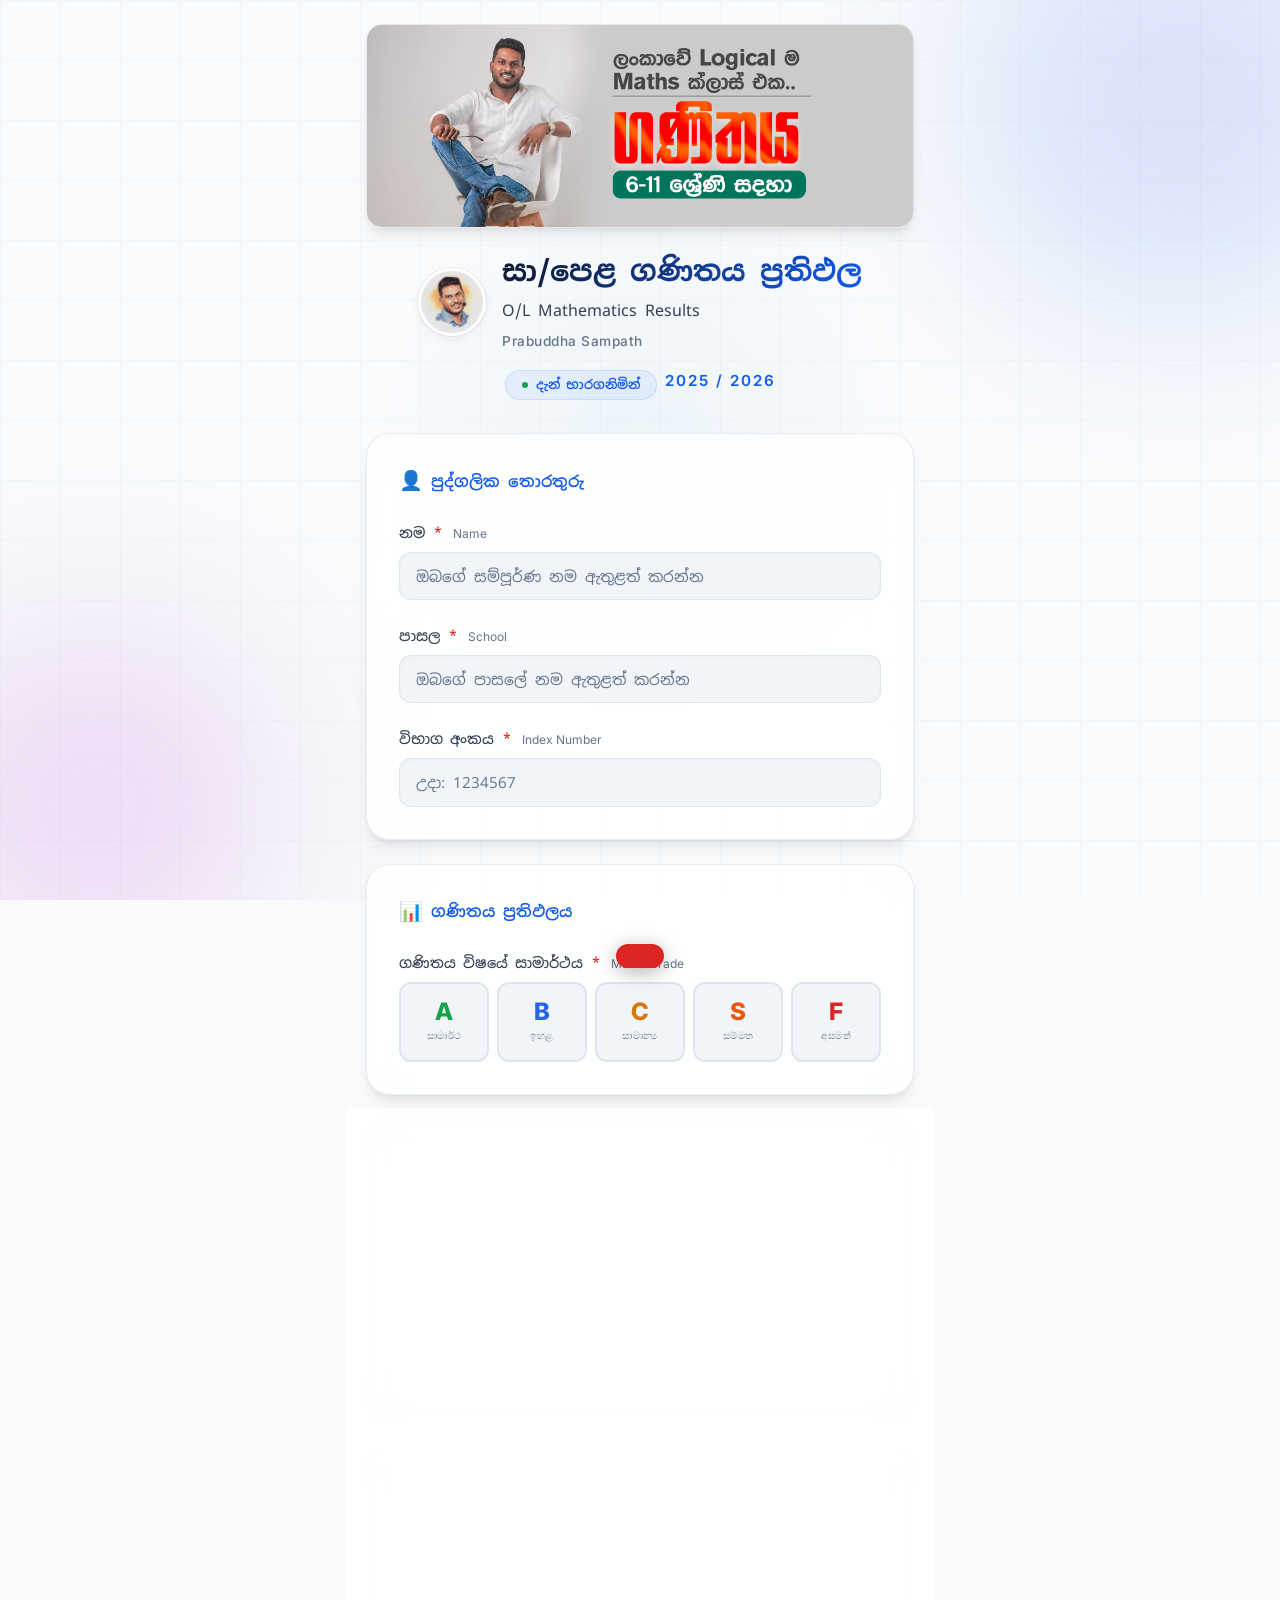
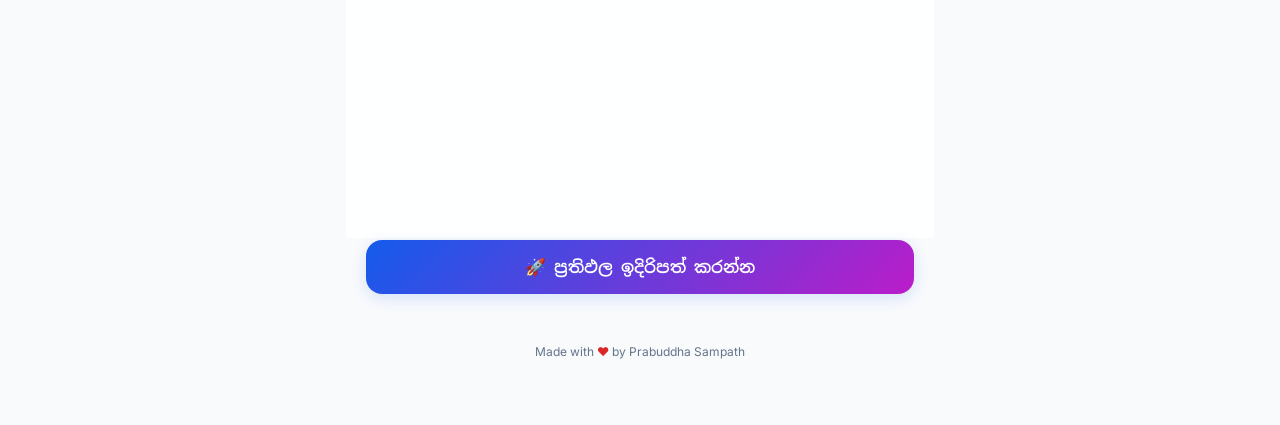
<file: index.html>
<!DOCTYPE html>
<html lang="si">
<head>
  <meta charset="UTF-8">
  <meta name="viewport" content="width=device-width, initial-scale=1.0">
  <title>2025/2026 O/L ප්‍රතිඵල — Prabuddha Sampath Mathematics</title>
  <meta name="description" content="2025/2026 සාමාන්‍ය පෙළ ගණිතය ප්‍රතිඵල ඇතුළත් කිරීමේ පෝරමය — Prabuddha Sampath Mathematics">
  <link rel="stylesheet" href="style.css">
  <link rel="icon" href="data:image/svg+xml,<svg xmlns='http://www.w3.org/2000/svg' viewBox='0 0 100 100'><text y='80' font-size='80'>📐</text></svg>">
</head>
<body>

  <!-- Background Effects -->
  <div class="bg-effects" aria-hidden="true">
    <div class="bg-orb bg-orb--1"></div>
    <div class="bg-orb bg-orb--2"></div>
    <div class="bg-orb bg-orb--3"></div>
  </div>
  <div class="bg-grid" aria-hidden="true"></div>

  <!-- Main Form -->
  <main class="form-container">
    <!-- Header Banner Image -->
    <div class="banner-wrapper">
      <img src="header_banner.png" alt="Prabuddha Sampath Mathematics Banner" class="header-banner">
    </div>

    <!-- Header -->
    <header class="form-header">
      <div class="form-header__top">
        <div class="teacher-profile">
          <img src="teacher_avatar.jpg" alt="Prabuddha Sampath" class="teacher-avatar">
          <div class="teacher-profile__info">
            <h1 class="form-header__title">සා/පෙළ ගණිතය ප්‍රතිඵල</h1>
            <p class="form-header__subtitle">O/L Mathematics Results</p>
            <p class="form-header__teacher">Prabuddha Sampath</p>
          </div>
        </div>
      </div>
      <div class="form-header__meta">
        <div class="form-header__badge">
          <span class="form-header__badge-dot"></span>
          දැන් භාරගනිමින්
        </div>
        <p class="form-header__year">2025 / 2026</p>
      </div>
    </header>

    <form id="resultsForm" novalidate autocomplete="off">

      <!-- Card 1: Personal Info -->
      <section class="form-card">
        <h2 class="form-card__title">
          <span class="form-card__icon">👤</span>
          පුද්ගලික තොරතුරු
        </h2>

        <!-- Name -->
        <div class="form-group">
          <label class="form-label" for="studentName">
            නම <span class="form-label__required">*</span>
            <span class="form-label__en">Name</span>
          </label>
          <input
            type="text"
            id="studentName"
            class="form-input"
            placeholder="ඔබගේ සම්පූර්ණ නම ඇතුළත් කරන්න"
            required
          >
          <div class="form-error" id="studentNameError">
            <span class="form-error__icon">⚠</span>
            <span>කරුණාකර ඔබගේ නම ඇතුළත් කරන්න</span>
          </div>
        </div>

        <!-- School -->
        <div class="form-group">
          <label class="form-label" for="school">
            පාසල <span class="form-label__required">*</span>
            <span class="form-label__en">School</span>
          </label>
          <input
            type="text"
            id="school"
            class="form-input"
            placeholder="ඔබගේ පාසලේ නම ඇතුළත් කරන්න"
            required
          >
          <div class="form-error" id="schoolError">
            <span class="form-error__icon">⚠</span>
            <span>කරුණාකර පාසලේ නම ඇතුළත් කරන්න</span>
          </div>
        </div>

        <!-- Index Number -->
        <div class="form-group">
          <label class="form-label" for="indexNumber">
            විභාග අංකය <span class="form-label__required">*</span>
            <span class="form-label__en">Index Number</span>
          </label>
          <input
            type="text"
            id="indexNumber"
            class="form-input"
            placeholder="උදා: 1234567"
            required
          >
          <div class="form-error" id="indexNumberError">
            <span class="form-error__icon">⚠</span>
            <span>කරුණාකර විභාග අංකය ඇතුළත් කරන්න</span>
          </div>
        </div>
      </section>

      <!-- Card 2: Grade -->
      <section class="form-card">
        <h2 class="form-card__title">
          <span class="form-card__icon">📊</span>
          ගණිතය ප්‍රතිඵලය
        </h2>

        <div class="form-group">
          <label class="form-label">
            ගණිතය විෂයේ සාමාර්ථය <span class="form-label__required">*</span>
            <span class="form-label__en">Maths Grade</span>
          </label>

          <div class="grade-cards" id="gradeCards" role="radiogroup" aria-label="Mathematics Grade">
            <!-- Grade A -->
            <div class="grade-card grade-card--A">
              <input type="radio" name="grade" id="gradeA" value="A" required>
              <label class="grade-card__label" for="gradeA">
                <span class="grade-card__letter">A</span>
                <span class="grade-card__text">සාමාර්ථ</span>
              </label>
            </div>

            <!-- Grade B -->
            <div class="grade-card grade-card--B">
              <input type="radio" name="grade" id="gradeB" value="B">
              <label class="grade-card__label" for="gradeB">
                <span class="grade-card__letter">B</span>
                <span class="grade-card__text">ඉහළ</span>
              </label>
            </div>

            <!-- Grade C -->
            <div class="grade-card grade-card--C">
              <input type="radio" name="grade" id="gradeC" value="C">
              <label class="grade-card__label" for="gradeC">
                <span class="grade-card__letter">C</span>
                <span class="grade-card__text">සාමාන්‍ය</span>
              </label>
            </div>

            <!-- Grade S -->
            <div class="grade-card grade-card--S">
              <input type="radio" name="grade" id="gradeS" value="S">
              <label class="grade-card__label" for="gradeS">
                <span class="grade-card__letter">S</span>
                <span class="grade-card__text">සම්මත</span>
              </label>
            </div>

            <!-- Grade F -->
            <div class="grade-card grade-card--F">
              <input type="radio" name="grade" id="gradeF" value="F">
              <label class="grade-card__label" for="gradeF">
                <span class="grade-card__letter">F</span>
                <span class="grade-card__text">අසමත්</span>
              </label>
            </div>
          </div>

          <div class="form-error" id="gradeError">
            <span class="form-error__icon">⚠</span>
            <span>කරුණාකර ඔබගේ ගණිතය ප්‍රතිඵලය තෝරන්න</span>
          </div>
        </div>
      </section>

      <!-- Card 3: Location -->
      <section class="form-card">
        <h2 class="form-card__title">
          <span class="form-card__icon">📍</span>
          ස්ථානය
        </h2>

        <!-- Province -->
        <div class="form-group">
          <label class="form-label" for="province">
            පළාත <span class="form-label__required">*</span>
            <span class="form-label__en">Province</span>
          </label>
          <select id="province" class="form-select" required>
            <option value="" disabled selected>පළාත තෝරන්න</option>
          </select>
          <div class="form-error" id="provinceError">
            <span class="form-error__icon">⚠</span>
            <span>කරුණාකර පළාත තෝරන්න</span>
          </div>
        </div>

        <!-- District -->
        <div class="form-group">
          <label class="form-label" for="district">
            දිස්ත්‍රික්කය <span class="form-label__required">*</span>
            <span class="form-label__en">District</span>
          </label>
          <select id="district" class="form-select" required disabled>
            <option value="" disabled selected>මුලින්ම පළාත තෝරන්න</option>
          </select>
          <div class="form-error" id="districtError">
            <span class="form-error__icon">⚠</span>
            <span>කරුණාකර දිස්ත්‍රික්කය තෝරන්න</span>
          </div>
        </div>
      </section>

      <!-- Card 4: Contact & Comments -->
      <section class="form-card">
        <h2 class="form-card__title">
          <span class="form-card__icon">📱</span>
          සම්බන්ධතා තොරතුරු
        </h2>

        <!-- WhatsApp -->
        <div class="form-group">
          <label class="form-label" for="whatsapp">
            WhatsApp අංකය <span class="form-label__required">*</span>
            <span class="form-label__en">WhatsApp Number</span>
          </label>
          <div class="phone-input-group">
            <div class="phone-prefix">
              <span class="phone-prefix__flag">🇱🇰</span>
              +94
            </div>
            <input
              type="tel"
              id="whatsapp"
              class="form-input"
              placeholder="7X XXX XXXX"
              maxlength="12"
              required
            >
          </div>
          <div class="form-error" id="whatsappError">
            <span class="form-error__icon">⚠</span>
            <span>කරුණාකර වලංගු දුරකතන අංකයක් ඇතුළත් කරන්න</span>
          </div>
        </div>

        <!-- Comments -->
        <div class="form-group">
          <label class="form-label" for="comments">
            අදහස් හෝ යෝජනා
            <span class="form-label__en">Comments (Optional)</span>
          </label>
          <textarea
            id="comments"
            class="form-textarea"
            placeholder="ඔබගේ අදහස් මෙහි ලියන්න..."
            rows="3"
          ></textarea>
        </div>
      </section>

      <!-- Submit -->
      <div class="submit-section">
        <button type="submit" class="submit-btn" id="submitBtn">
          <div class="submit-btn__content">
            <span class="submit-btn__icon">🚀</span>
            <span class="submit-btn__text">ප්‍රතිඵල ඉදිරිපත් කරන්න</span>
            <div class="submit-btn__spinner"></div>
          </div>
        </button>
      </div>

    </form>

    <!-- Footer -->
    <footer class="form-footer">
      <p class="form-footer__text">
        Made with <span class="form-footer__heart">❤</span> by Prabuddha Sampath
      </p>
    </footer>
  </main>

  <!-- Success Overlay -->
  <div class="success-overlay" id="successOverlay">
    <div class="confetti-container" id="confettiContainer" aria-hidden="true"></div>
    <div class="success-card">
      <div class="success-icon">✅</div>
      <h2>සාර්ථකයි!</h2>
      <p>ඔබගේ ප්‍රතිඵල සාර්ථකව ඉදිරිපත් කරන ලදී.<br>ස්තූතියි! 🎉</p>
      <button class="success-btn" id="successCloseBtn">නව ප්‍රතිඵලයක් ඇතුළත් කරන්න</button>
    </div>
  </div>

  <!-- Toast -->
  <div class="toast" id="toast"></div>

  <script src="script.js"></script>
</body>
</html>
</file>
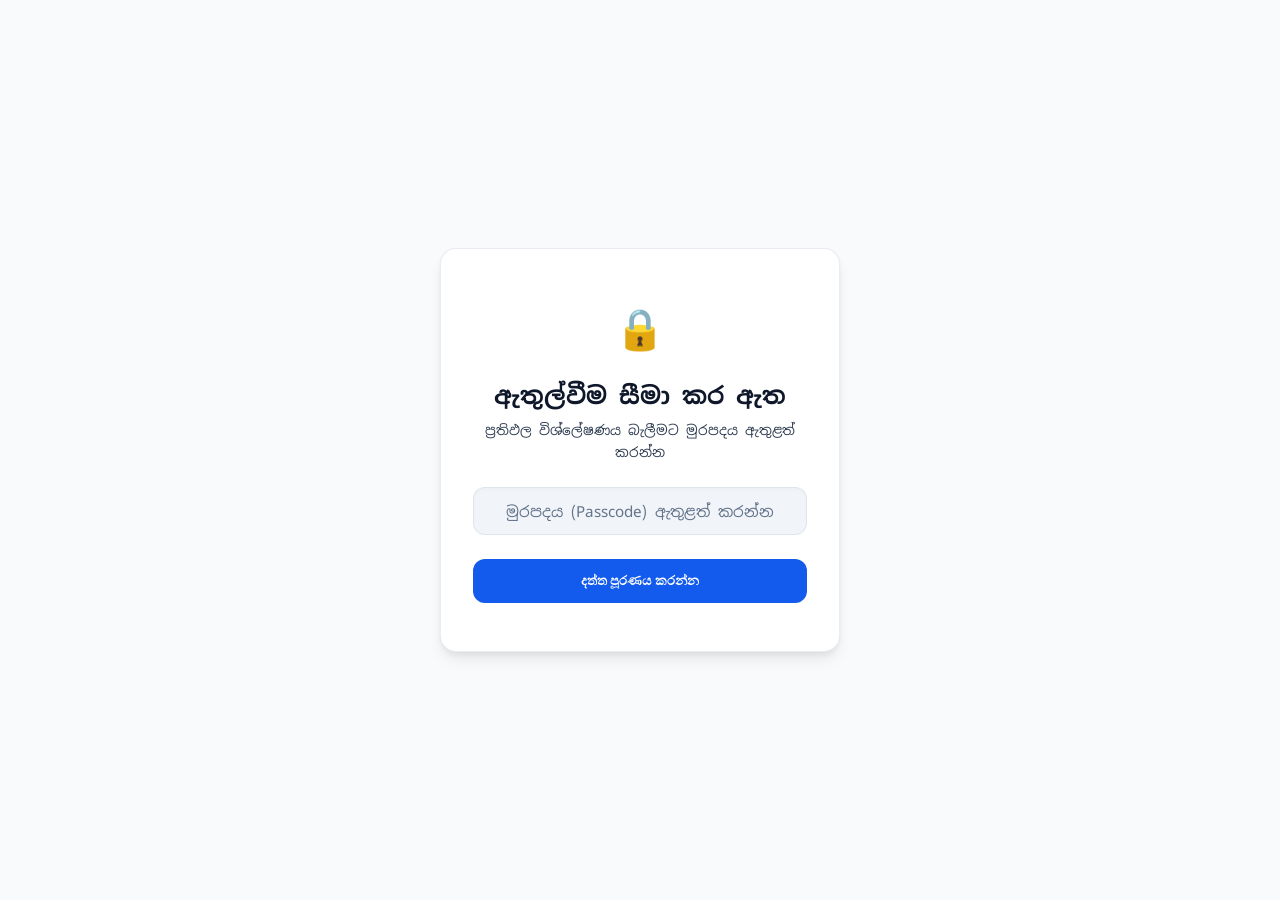
<file: results-admin-panel.html>
<!DOCTYPE html>
<html lang="si">
<head>
  <meta charset="UTF-8">
  <meta name="viewport" content="width=device-width, initial-scale=1.0">
  <title>ප්‍රතිඵල විශ්ලේෂණ උපකරණ පුවරුව — Dashboard</title>
  <meta name="description" content="O/L Mathematics results analytical dashboard">
  <link rel="icon" href="data:image/svg+xml,<svg xmlns='http://www.w3.org/2000/svg' viewBox='0 0 100 100'><text y='80' font-size='80'>📊</text></svg>">
  <link rel="stylesheet" href="style.css">
  <style>
    /* Dashboard specific overrides and styling */
    .dashboard-container {
      max-width: 1100px;
      margin: 0 auto;
      padding: var(--space-xl) var(--space-md);
      display: none; /* Hidden until passcode success */
    }
    
    /* Passcode Gate */
    .gate-overlay {
      position: fixed;
      inset: 0;
      z-index: 1000;
      background: #f8fafc;
      display: flex;
      justify-content: center;
      align-items: center;
      padding: var(--space-md);
    }
    
    .gate-card {
      background: #ffffff;
      border: 1px solid var(--border-subtle);
      border-radius: var(--radius-lg);
      padding: var(--space-2xl) var(--space-xl);
      max-width: 400px;
      width: 100%;
      text-align: center;
      box-shadow: var(--shadow-card);
      animation: slideDown 0.6s cubic-bezier(0.16, 1, 0.3, 1);
    }
    
    .gate-icon {
      font-size: 2.5rem;
      margin-bottom: var(--space-md);
    }
    
    .gate-input-group {
      margin: var(--space-lg) 0;
    }
    
    .gate-btn {
      width: 100%;
      background: var(--primary);
      color: #fff;
      border: none;
      padding: 0.85rem;
      font-weight: 600;
      border-radius: var(--radius-md);
      cursor: pointer;
      transition: all var(--transition-base);
    }
    
    .gate-btn:hover {
      background: var(--primary-dark);
      transform: translateY(-1px);
    }
    
    /* Stats Layout */
    .stats-grid {
      display: grid;
      grid-template-columns: repeat(auto-fit, minmax(200px, 1fr));
      gap: var(--space-md);
      margin-bottom: var(--space-xl);
    }
    
    .stat-card {
      background: #ffffff;
      border: 1px solid var(--border-subtle);
      border-radius: var(--radius-md);
      padding: var(--space-lg);
      box-shadow: var(--shadow-card);
      display: flex;
      flex-direction: column;
      gap: 6px;
    }
    
    .stat-card__val {
      font-family: 'Inter', sans-serif;
      font-size: 2.2rem;
      font-weight: 800;
      color: var(--primary);
      line-height: 1.1;
    }
    
    .stat-card__label {
      font-size: 0.85rem;
      font-weight: 600;
      color: var(--text-secondary);
    }
    
    .stat-card__sub {
      font-size: 0.72rem;
      color: var(--text-muted);
    }
    
    /* Grid content */
    .dashboard-row {
      display: grid;
      grid-template-columns: 1fr 1.5fr;
      gap: var(--space-lg);
      margin-bottom: var(--space-xl);
    }
    
    @media (max-width: 768px) {
      .dashboard-row {
        grid-template-columns: 1fr;
      }
    }
    
    /* Charts & Lists */
    .chart-list {
      display: flex;
      flex-direction: column;
      gap: var(--space-sm);
    }
    
    .chart-bar {
      display: flex;
      align-items: center;
      gap: var(--space-md);
      background: #f1f5f9;
      border-radius: var(--radius-sm);
      padding: 0.6rem var(--space-md);
      position: relative;
      overflow: hidden;
    }
    
    .chart-bar__fill {
      position: absolute;
      left: 0;
      top: 0;
      bottom: 0;
      background: var(--primary-glow);
      z-index: 0;
      transition: width 0.8s ease-out;
    }
    
    .chart-bar__content {
      position: relative;
      z-index: 1;
      display: flex;
      justify-content: space-between;
      width: 100%;
      font-size: 0.88rem;
      font-weight: 500;
    }
    
    .chart-bar__label {
      display: flex;
      align-items: center;
      gap: 8px;
    }
    
    /* Grade badges */
    .grade-badge {
      display: inline-flex;
      align-items: center;
      justify-content: center;
      width: 26px;
      height: 26px;
      border-radius: 50%;
      font-weight: 800;
      color: #fff;
      font-size: 0.8rem;
    }
    
    .grade-badge--A { background: var(--grade-A); }
    .grade-badge--B { background: var(--grade-B); }
    .grade-badge--C { background: var(--grade-C); }
    .grade-badge--S { background: var(--grade-S); }
    .grade-badge--F { background: var(--grade-F); }
    
    /* Table Section */
    .table-section {
      background: #ffffff;
      border: 1px solid var(--border-subtle);
      border-radius: var(--radius-lg);
      padding: var(--space-lg);
      box-shadow: var(--shadow-card);
      overflow: hidden;
    }
    
    .table-controls {
      display: flex;
      justify-content: space-between;
      align-items: center;
      gap: var(--space-md);
      margin-bottom: var(--space-lg);
      flex-wrap: wrap;
    }
    
    .search-input {
      max-width: 300px;
      padding: 0.6rem 1rem;
      font-size: 0.88rem;
    }
    
    .export-btn {
      background: #0f172a;
      color: #fff;
      border: none;
      padding: 0.6rem 1.2rem;
      border-radius: var(--radius-md);
      font-size: 0.85rem;
      font-weight: 600;
      cursor: pointer;
      display: inline-flex;
      align-items: center;
      gap: 6px;
      transition: all var(--transition-base);
    }
    
    .export-btn:hover {
      background: #1e293b;
      transform: translateY(-1px);
    }
    
    .table-wrapper {
      width: 100%;
      overflow-x: auto;
    }
    
    .submissions-table {
      width: 100%;
      border-collapse: collapse;
      text-align: left;
      font-size: 0.85rem;
    }
    
    .submissions-table th,
    .submissions-table td {
      padding: var(--space-md);
      border-bottom: 1px solid var(--border-subtle);
    }
    
    .submissions-table th {
      font-weight: 600;
      color: var(--text-secondary);
      background: #f8fafc;
    }
    
    .submissions-table tr:hover td {
      background: #f8fafc;
    }
    
    /* Back link */
    .dashboard-header {
      display: flex;
      justify-content: space-between;
      align-items: center;
      margin-bottom: var(--space-xl);
      flex-wrap: wrap;
      gap: var(--space-md);
    }
    
    .back-link {
      color: var(--text-secondary);
      text-decoration: none;
      font-size: 0.88rem;
      font-weight: 500;
      display: flex;
      align-items: center;
      gap: 6px;
    }
    
    .back-link:hover {
      color: var(--primary);
    }
    
    /* Loader overlay */
    .loader-overlay {
      display: flex;
      flex-direction: column;
      justify-content: center;
      align-items: center;
      gap: var(--space-md);
      padding: var(--space-2xl) 0;
    }
    
    .loader-spinner {
      width: 40px;
      height: 40px;
      border: 4px solid var(--border-subtle);
      border-top-color: var(--primary);
      border-radius: 50%;
      animation: spin 0.8s linear infinite;
    }
  </style>
</head>
<body>

  <!-- Floating Background Orbs -->
  <div class="bg-effects" aria-hidden="true">
    <div class="bg-orb bg-orb--1"></div>
    <div class="bg-orb bg-orb--2"></div>
  </div>
  <div class="bg-grid" aria-hidden="true"></div>

  <!-- Passcode Gate Overlay -->
  <div class="gate-overlay" id="gateOverlay">
    <div class="gate-card">
      <div class="gate-icon">🔒</div>
      <h2>ඇතුල්වීම සීමා කර ඇත</h2>
      <p style="font-size: 0.85rem; color: var(--text-secondary); margin-top: 4px;">ප්‍රතිඵල විශ්ලේෂණය බැලීමට මුරපදය ඇතුළත් කරන්න</p>
      
      <div class="gate-input-group">
        <input 
          type="password" 
          id="passcodeField" 
          class="form-input" 
          placeholder="මුරපදය (Passcode) ඇතුළත් කරන්න"
          style="text-align: center;"
        >
        <div class="form-error" id="gateError" style="justify-content: center; margin-top: var(--space-sm);">
          <span>⚠ වැරදි මුරපදයකි. නැවත උත්සාහ කරන්න.</span>
        </div>
      </div>
      
      <button class="gate-btn" id="gateBtn">දත්ත පූරණය කරන්න</button>
    </div>
  </div>

  <!-- Main Dashboard Container -->
  <main class="dashboard-container" id="dashboard">
    <header class="dashboard-header">
      <div>
        <a href="index.html" class="back-link">
          <span>←</span> පෝරමය වෙත (Back to Form)
        </a>
        <h1 style="font-size: 1.6rem; font-weight: 700; margin-top: 4px; color: var(--text-primary);">ප්‍රතිඵල විශ්ලේෂණ උපකරණ පුවරුව</h1>
        <p style="font-size: 0.85rem; color: var(--text-muted);">Prabuddha Sampath Mathematics • 2025/2026</p>
      </div>
      <button class="export-btn" id="refreshBtn">
        <span>🔄</span> Refresh Data
      </button>
    </header>

    <!-- Stat Cards Summary -->
    <section class="stats-grid" id="statsGrid">
      <div class="stat-card">
        <span class="stat-card__val" id="totalCount">-</span>
        <span class="stat-card__label">මුළු සිසුන් ගණන</span>
        <span class="stat-card__sub">Total Submissions</span>
      </div>
      <div class="stat-card">
        <span class="stat-card__val" id="passRate">-</span>
        <span class="stat-card__label">ගණිතය සමත් ප්‍රතිශතය</span>
        <span class="stat-card__sub">Pass Rate (A, B, C, S)</span>
      </div>
      <div class="stat-card">
        <span class="stat-card__val" id="gradeACount">-</span>
        <span class="stat-card__label">මුළු A සාමාර්ථ ගණන</span>
        <span class="stat-card__sub">Total A Grades</span>
      </div>
    </section>

    <!-- Distribution & Lists Row -->
    <div class="dashboard-row">
      <!-- Grade Distribution Section -->
      <section class="table-section">
        <h2 style="font-size: 1rem; font-weight: 700; margin-bottom: var(--space-lg); color: var(--text-primary);">සාමාර්ථ ව්‍යාප්තිය (Grade Distribution)</h2>
        <div class="chart-list" id="gradeChartList">
          <!-- Dynamically populated -->
        </div>
      </section>

      <!-- Province summary -->
      <section class="table-section">
        <h2 style="font-size: 1rem; font-weight: 700; margin-bottom: var(--space-lg); color: var(--text-primary);">පළාත් ව්‍යාප්තිය (Province Breakdown)</h2>
        <div class="chart-list" id="provinceChartList">
          <!-- Dynamically populated -->
        </div>
      </section>
    </div>

    <!-- Table Section -->
    <section class="table-section">
      <div class="table-controls">
        <h2 style="font-size: 1rem; font-weight: 700; color: var(--text-primary);">සිසුන්ගේ තොරතුරු ලේඛනය (Students Details)</h2>
        <div style="display: flex; gap: var(--space-sm); flex-wrap: wrap;">
          <input 
            type="text" 
            id="tableSearch" 
            class="form-input search-input" 
            placeholder="නම, පාසල හෝ දිස්ත්‍රික්කයෙන් සොයන්න..."
          >
          <button class="export-btn" id="exportCsvBtn">
            <span>📥</span> Excel/CSV Export
          </button>
        </div>
      </div>

      <div class="table-wrapper">
        <table class="submissions-table">
          <thead>
            <tr>
              <th>Timestamp</th>
              <th>නම (Name)</th>
              <th>පාසල (School)</th>
              <th>විභාග අංකය (Index)</th>
              <th>සාමාර්ථය (Grade)</th>
              <th>ස්ථානය (Location)</th>
              <th>WhatsApp අංකය</th>
              <th>අදහස් (Comments)</th>
            </tr>
          </thead>
          <tbody id="submissionsTableBody">
            <!-- Dynamically populated -->
          </tbody>
        </table>
      </div>
      <div id="tableLoader" class="loader-overlay" style="display: none;">
        <div class="loader-spinner"></div>
        <p style="font-size: 0.85rem; color: var(--text-secondary);">දත්ත පූරණය වෙමින් පවතී...</p>
      </div>
    </section>
  </main>

  <!-- script.js contains Apps Script Web App URL config, let's load it first -->
  <script src="script.js"></script>
  <script>
    // Configuration & State
    const PASSCODE = 'maths123';
    let allData = [];

    // Elements
    const gateOverlay = document.getElementById('gateOverlay');
    const passcodeField = document.getElementById('passcodeField');
    const gateError = document.getElementById('gateError');
    const gateBtn = document.getElementById('gateBtn');
    
    const dashboard = document.getElementById('dashboard');
    const totalCountEl = document.getElementById('totalCount');
    const passRateEl = document.getElementById('passRate');
    const gradeACountEl = document.getElementById('gradeACount');
    const tableBody = document.getElementById('submissionsTableBody');
    const tableLoader = document.getElementById('tableLoader');
    const tableSearch = document.getElementById('tableSearch');
    const refreshBtn = document.getElementById('refreshBtn');
    const exportCsvBtn = document.getElementById('exportCsvBtn');

    // Trigger passcode check on click & enter
    gateBtn.addEventListener('click', verifyPasscode);
    passcodeField.addEventListener('keypress', (e) => {
      if (e.key === 'Enter') verifyPasscode();
    });

    function verifyPasscode() {
      if (passcodeField.value === PASSCODE) {
        gateOverlay.style.display = 'none';
        dashboard.style.display = 'block';
        fetchDashboardData();
      } else {
        gateError.classList.add('visible');
      }
    }

    // Clear gate error on input
    passcodeField.addEventListener('input', () => {
      gateError.classList.remove('visible');
    });

    // Fetch details
    async function fetchDashboardData() {
      tableBody.innerHTML = '';
      tableLoader.style.display = 'flex';
      
      const enteredPasscode = passcodeField.value;

      // If Web App URL is still placeholder, load mock data for testing/demo
      if (APPS_SCRIPT_URL === 'YOUR_APPS_SCRIPT_WEB_APP_URL_HERE' || APPS_SCRIPT_URL === '') {
        console.log("Using Mock Data (Demo Mode)");
        setTimeout(() => {
          allData = [
            { timestamp: "2026/06/15 20:00:15", name: "Kavindu Perera", school: "Royal College", indexnumber: "512398", grade: "A", province: "බස්නාහිර පළාත (Western)", district: "කොළඹ (Colombo)", whatsapp: "+94 77 123 4567", comments: "Highly recommended!" },
            { timestamp: "2026/06/15 20:05:42", name: "Amara Silva", school: "Visakha Vidyalaya", indexnumber: "512415", grade: "A", province: "බස්නාහිර පළාත (Western)", district: "කොළඹ (Colombo)", whatsapp: "+94 71 987 6543", comments: "Thank you sir!" },
            { timestamp: "2026/06/15 20:10:11", name: "Nimal Ranasinghe", school: "St. Thomas' College", indexnumber: "513202", grade: "B", province: "මධ්‍යම පළාත (Central)", district: "මහනුවර (Kandy)", whatsapp: "+94 75 111 2222", comments: "" },
            { timestamp: "2026/06/15 20:15:33", name: "Suresh Fernando", school: "Ananda College", indexnumber: "512056", grade: "C", province: "බස්නාහිර පළාත (Western)", district: "ගම්පහ (Gampaha)", whatsapp: "+94 76 333 4444", comments: "Sir is logical!" },
            { timestamp: "2026/06/15 20:18:00", name: "Dulani Mendis", school: "Mahinda College", indexnumber: "602511", grade: "S", province: "දකුණු පළාත (Southern)", district: "ගාල්ල (Galle)", whatsapp: "+94 78 555 6666", comments: "" },
            { timestamp: "2026/06/15 20:21:09", name: "Nuwan Jayasundara", school: "Maliyadeva College", indexnumber: "650123", grade: "F", province: "වයඹ පළාත (North Western)", district: "කුරුණෑගල (Kurunegala)", whatsapp: "+94 70 888 9999", comments: "Need online classes help." }
          ];
          tableLoader.style.display = 'none';
          renderDashboard(allData);
        }, 1000);
        return;
      }

      try {
        // Send passcode to backend directly to verify securely
        const response = await fetch(`${APPS_SCRIPT_URL}?passcode=${encodeURIComponent(enteredPasscode)}`);
        const resJson = await response.json();
        
        if (resJson.status === 'success') {
          allData = resJson.data || [];
          renderDashboard(allData);
        } else {
          alert('ප්‍රවේශය අනුමත නොවේ: වැරදි මුරපදයක් හෝ සේවාදායකයේ දෝෂයකි (Access Denied: Invalid passcode or server error).');
          gateOverlay.style.display = 'flex';
          dashboard.style.display = 'none';
        }
      } catch (err) {
        console.error(err);
        alert('සේවාදායකය සමඟ සම්බන්ධ වීමට නොහැක (Could not connect to Google Sheets server).');
      } finally {
        tableLoader.style.display = 'none';
      }
    }

    function renderDashboard(data) {
      // 1. Stat cards
      totalCountEl.textContent = data.length;
      
      const passGrades = ['A', 'B', 'C', 'S'];
      const passCount = data.filter(r => passGrades.includes(r.grade)).length;
      const passRate = data.length > 0 ? Math.round((passCount / data.length) * 100) : 0;
      passRateEl.textContent = passRate + '%';
      
      const aCount = data.filter(r => r.grade === 'A').length;
      gradeACountEl.textContent = aCount;

      // 2. Grade Chart
      const grades = ['A', 'B', 'C', 'S', 'F'];
      const gradeCounts = {};
      grades.forEach(g => gradeCounts[g] = 0);
      data.forEach(r => {
        if (grades.includes(r.grade)) gradeCounts[r.grade]++;
      });
      
      const gradeChartHtml = grades.map(g => {
        const count = gradeCounts[g];
        const pct = data.length > 0 ? Math.round((count / data.length) * 100) : 0;
        return `
          <div class="chart-bar">
            <div class="chart-bar__fill" style="width: ${pct}%;"></div>
            <div class="chart-bar__content">
              <span class="chart-bar__label">
                <span class="grade-badge grade-badge--${g}">${g}</span>
                <span>${count} Students</span>
              </span>
              <span>${pct}%</span>
            </div>
          </div>
        `;
      }).join('');
      document.getElementById('gradeChartList').innerHTML = gradeChartHtml;

      // 3. Province Summary
      const provinces = {};
      data.forEach(r => {
        if (r.province) {
          provinces[r.province] = (provinces[r.province] || 0) + 1;
        }
      });
      
      const sortedProvinces = Object.entries(provinces).sort((a, b) => b[1] - a[1]);
      const provinceHtml = sortedProvinces.map(([provName, count]) => {
        const pct = data.length > 0 ? Math.round((count / data.length) * 100) : 0;
        const shortName = provName.split('(')[0].trim();
        return `
          <div class="chart-bar">
            <div class="chart-bar__fill" style="width: ${pct}%;"></div>
            <div class="chart-bar__content">
              <span>${shortName} (${count})</span>
              <span>${pct}%</span>
            </div>
          </div>
        `;
      }).join('') || '<p style="text-align:center; font-size:0.85rem; color:var(--text-muted); padding:var(--space-md);">පළාත් දත්ත නොමැත</p>';
      document.getElementById('provinceChartList').innerHTML = provinceHtml;

      // 4. Populate table
      populateTable(data);
    }

    function populateTable(rows) {
      tableBody.innerHTML = '';
      if (rows.length === 0) {
        tableBody.innerHTML = '<tr><td colspan="8" style="text-align:center; color:var(--text-muted);">ප්‍රතිඵල දත්ත කිසිවක් හමු නොවීය.</td></tr>';
        return;
      }
      
      rows.forEach(r => {
        const tr = document.createElement('tr');
        
        // Format district and province nicely
        const cleanLocation = `${r.district ? r.district.split('(')[0].trim() : ''} (${r.province ? r.province.split('(')[0].trim() : ''})`;
        
        tr.innerHTML = `
          <td style="color: var(--text-muted); font-size: 0.75rem;">${r.timestamp || ''}</td>
          <td style="font-weight:600; color:var(--text-primary);">${r.name || ''}</td>
          <td>${r.school || ''}</td>
          <td style="font-family:'Inter',sans-serif; font-weight:500;">${r.indexnumber || ''}</td>
          <td><span class="grade-badge grade-badge--${r.grade}">${r.grade || ''}</span></td>
          <td>${cleanLocation}</td>
          <td>
            <a href="https://wa.me/${r.whatsapp ? r.whatsapp.replace(/[^0-9]/g, '') : ''}" target="_blank" style="color:var(--primary); text-decoration:none; font-weight:600;">
              🟢 ${r.whatsapp ? r.whatsapp.replace(/'/g, '') : ''}
            </a>
          </td>
          <td style="font-style:italic; max-width: 180px; overflow: hidden; text-overflow: ellipsis; white-space: nowrap;" title="${r.comments || ''}">
            ${r.comments || ''}
          </td>
        `;
        tableBody.appendChild(tr);
      });
    }

    // Search table
    tableSearch.addEventListener('input', () => {
      const q = tableSearch.value.toLowerCase().trim();
      const filtered = allData.filter(r => 
        (r.name && r.name.toLowerCase().includes(q)) ||
        (r.school && r.school.toLowerCase().includes(q)) ||
        (r.district && r.district.toLowerCase().includes(q)) ||
        (r.indexnumber && r.indexnumber.toString().includes(q)) ||
        (r.grade && r.grade.toLowerCase() === q)
      );
      populateTable(filtered);
    });

    // Refresh Btn
    refreshBtn.addEventListener('click', fetchDashboardData);

    // CSV/Excel Export function
    exportCsvBtn.addEventListener('click', () => {
      if (allData.length === 0) {
        alert("දත්ත නොමැත");
        return;
      }
      
      let csvContent = "data:text/csv;charset=utf-8,\uFEFF"; // Include BOM for proper Sinhala text rendering in Excel
      csvContent += "Timestamp,Name,School,Index Number,Grade,Province,District,WhatsApp,Comments\n";
      
      allData.forEach(r => {
        const cleanComments = (r.comments || '').replace(/"/g, '""');
        const cleanName = (r.name || '').replace(/"/g, '""');
        const cleanSchool = (r.school || '').replace(/"/g, '""');
        const cleanWhatsapp = (r.whatsapp || '').replace(/'/g, '');
        
        const row = [
          `"${r.timestamp || ''}"`,
          `"${cleanName}"`,
          `"${cleanSchool}"`,
          `"${r.indexnumber || ''}"`,
          `"${r.grade || ''}"`,
          `"${r.province || ''}"`,
          `"${r.district || ''}"`,
          `"${cleanWhatsapp}"`,
          `"${cleanComments}"`
        ];
        csvContent += row.join(",") + "\n";
      });
      
      const encodedUri = encodeURI(csvContent);
      const link = document.createElement("a");
      link.setAttribute("href", encodedUri);
      link.setAttribute("download", `ol_results_summary_${new Date().toISOString().split('T')[0]}.csv`);
      document.body.appendChild(link);
      link.click();
      document.body.removeChild(link);
    });
  </script>
</body>
</html>
</file>
<file: style.css>
/* ===================================
   O/L Results Form — Design System
   Prabuddha Sampath Mathematics
   =================================== */

/* ---------- Fonts ---------- */
@import url('https://fonts.googleapis.com/css2?family=Inter:wght@300;400;500;600;700;800&family=Noto+Sans+Sinhala:wght@300;400;500;600;700&display=swap');

/* ---------- CSS Variables ---------- */
:root {
  /* Primary palette — professional royal/indigo blue */
  --primary-hue: 220;
  --primary: hsl(var(--primary-hue), 85%, 50%);
  --primary-light: hsl(var(--primary-hue), 80%, 65%);
  --primary-dark: hsl(var(--primary-hue), 90%, 40%);
  --primary-glow: hsla(var(--primary-hue), 85%, 50%, 0.15);

  /* Accent */
  --accent: hsl(295, 75%, 45%);
  --accent-glow: hsla(295, 75%, 45%, 0.1);

  /* Surfaces */
  --bg-body: #f8fafc;
  --bg-card: rgba(255, 255, 255, 0.85);
  --bg-card-solid: #ffffff;
  --bg-input: #f1f5f9;
  --bg-input-focus: #ffffff;

  /* Borders */
  --border-subtle: rgba(148, 163, 184, 0.2);
  --border-focus: var(--primary);

  /* Text */
  --text-primary: #0f172a;
  --text-secondary: #334155;
  --text-muted: #64748b;
  --text-on-primary: #ffffff;

  /* Grade colors */
  --grade-A: #16a34a;
  --grade-A-bg: rgba(22, 163, 74, 0.08);
  --grade-B: #2563eb;
  --grade-B-bg: rgba(37, 99, 235, 0.08);
  --grade-C: #d97706;
  --grade-C-bg: rgba(217, 119, 6, 0.08);
  --grade-S: #ea580c;
  --grade-S-bg: rgba(234, 88, 12, 0.08);
  --grade-F: #dc2626;
  --grade-F-bg: rgba(220, 38, 38, 0.08);

  /* Status */
  --success: #16a34a;
  --success-bg: rgba(22, 163, 74, 0.08);
  --error: #dc2626;
  --error-bg: rgba(220, 38, 38, 0.08);

  /* Spacing */
  --space-xs: 0.25rem;
  --space-sm: 0.5rem;
  --space-md: 1rem;
  --space-lg: 1.5rem;
  --space-xl: 2rem;
  --space-2xl: 3rem;

  /* Radii */
  --radius-sm: 8px;
  --radius-md: 12px;
  --radius-lg: 16px;
  --radius-xl: 24px;

  /* Shadows */
  --shadow-card: 0 4px 6px -1px rgba(0, 0, 0, 0.05), 0 10px 15px -3px rgba(0, 0, 0, 0.08), 0 0 1px rgba(0, 0, 0, 0.05);
  --shadow-input: inset 0 2px 4px 0 rgba(0, 0, 0, 0.02);
  --shadow-glow: 0 10px 25px -5px rgba(59, 130, 246, 0.2);

  /* Transitions */
  --transition-fast: 150ms cubic-bezier(0.4, 0, 0.2, 1);
  --transition-base: 250ms cubic-bezier(0.4, 0, 0.2, 1);
  --transition-slow: 400ms cubic-bezier(0.4, 0, 0.2, 1);
}

/* ---------- Reset ---------- */
*,
*::before,
*::after {
  margin: 0;
  padding: 0;
  box-sizing: border-box;
}

html {
  scroll-behavior: smooth;
  -webkit-tap-highlight-color: transparent;
}

body {
  font-family: 'Noto Sans Sinhala', 'Inter', sans-serif;
  background: var(--bg-body);
  color: var(--text-primary);
  min-height: 100vh;
  line-height: 1.6;
  overflow-x: hidden;
  -webkit-font-smoothing: antialiased;
  -moz-osx-font-smoothing: grayscale;
}

/* ---------- Background Effects ---------- */
.bg-effects {
  position: fixed;
  inset: 0;
  z-index: 0;
  pointer-events: none;
  overflow: hidden;
}

.bg-orb {
  position: absolute;
  border-radius: 50%;
  filter: blur(100px);
  opacity: 0.15;
  animation: float 25s ease-in-out infinite;
}

.bg-orb--1 {
  width: 400px;
  height: 400px;
  background: var(--primary);
  top: -100px;
  right: -100px;
  animation-delay: 0s;
}

.bg-orb--2 {
  width: 350px;
  height: 350px;
  background: var(--accent);
  bottom: -80px;
  left: -80px;
  animation-delay: -7s;
}

.bg-orb--3 {
  width: 250px;
  height: 250px;
  background: hsl(200, 70%, 50%);
  top: 50%;
  left: 50%;
  transform: translate(-50%, -50%);
  animation-delay: -14s;
  opacity: 0.08;
}

@keyframes float {
  0%, 100% { transform: translate(0, 0) scale(1); }
  25% { transform: translate(30px, -40px) scale(1.05); }
  50% { transform: translate(-20px, 20px) scale(0.95); }
  75% { transform: translate(40px, 30px) scale(1.02); }
}

/* Grid overlay */
.bg-grid {
  position: fixed;
  inset: 0;
  z-index: 0;
  pointer-events: none;
  background-image:
    linear-gradient(rgba(148, 163, 184, 0.05) 1px, transparent 1px),
    linear-gradient(90deg, rgba(148, 163, 184, 0.05) 1px, transparent 1px);
  background-size: 60px 60px;
}

/* ---------- Main Container ---------- */
.form-container {
  position: relative;
  z-index: 1;
  max-width: 580px;
  margin: 0 auto;
  padding: var(--space-lg) var(--space-md) var(--space-2xl);
}

/* ---------- Header Banner & Avatar ---------- */
.banner-wrapper {
  width: 100%;
  border-radius: var(--radius-lg);
  overflow: hidden;
  box-shadow: var(--shadow-card);
  margin-bottom: var(--space-lg);
  border: 1px solid var(--border-subtle);
  animation: slideDown 0.8s cubic-bezier(0.16, 1, 0.3, 1);
  transition: transform var(--transition-base), box-shadow var(--transition-base);
}

.banner-wrapper:hover {
  transform: translateY(-2px);
  box-shadow: 0 10px 20px -5px rgba(0, 0, 0, 0.08);
}

.header-banner {
  width: 100%;
  height: auto;
  display: block;
  object-fit: cover;
}

.teacher-profile {
  display: flex;
  align-items: center;
  justify-content: center;
  gap: var(--space-md);
  text-align: left;
  margin: 0 auto;
  max-width: 100%;
}

.teacher-avatar {
  width: 68px;
  height: 68px;
  border-radius: 50%;
  object-fit: cover;
  border: 3px solid #ffffff;
  box-shadow: 0 4px 10px rgba(0, 0, 0, 0.05), 0 0 0 1px var(--border-subtle);
  animation: scaleIn 0.8s cubic-bezier(0.16, 1, 0.3, 1);
  transition: transform var(--transition-base);
}

.teacher-avatar:hover {
  transform: scale(1.08) rotate(3deg);
}

.teacher-profile__info {
  display: flex;
  flex-direction: column;
}

@keyframes scaleIn {
  from { opacity: 0; transform: scale(0.8); }
  to { opacity: 1; transform: scale(1); }
}

/* ---------- Header ---------- */
.form-header {
  text-align: center;
  margin-bottom: var(--space-xl);
  animation: slideDown 0.6s ease-out;
}

@keyframes slideDown {
  from { opacity: 0; transform: translateY(-20px); }
  to { opacity: 1; transform: translateY(0); }
}

.form-header__top {
  margin-bottom: var(--space-md);
}

.form-header__meta {
  display: flex;
  align-items: center;
  justify-content: center;
  gap: var(--space-sm);
}

.form-header__badge {
  display: inline-flex;
  align-items: center;
  gap: var(--space-sm);
  background: rgba(59, 130, 246, 0.08);
  border: 1px solid rgba(59, 130, 246, 0.15);
  border-radius: 100px;
  padding: var(--space-xs) var(--space-md);
  font-size: 0.8rem;
  font-weight: 600;
  color: var(--primary);
  backdrop-filter: blur(10px);
}

.form-header__badge-dot {
  width: 6px;
  height: 6px;
  background: var(--success);
  border-radius: 50%;
  animation: pulse-dot 2s ease-in-out infinite;
}

@keyframes pulse-dot {
  0%, 100% { opacity: 1; transform: scale(1); }
  50% { opacity: 0.5; transform: scale(1.5); }
}

.form-header__year {
  font-family: 'Inter', sans-serif;
  font-size: 0.95rem;
  font-weight: 600;
  color: var(--primary);
  letter-spacing: 2px;
  text-transform: uppercase;
  margin-bottom: var(--space-sm);
}

.form-header__title {
  font-size: 1.8rem;
  font-weight: 700;
  line-height: 1.3;
  background: linear-gradient(135deg, var(--text-primary), var(--primary));
  -webkit-background-clip: text;
  -webkit-text-fill-color: transparent;
  background-clip: text;
  margin-bottom: var(--space-sm);
}

.form-header__subtitle {
  font-size: 1rem;
  color: var(--text-secondary);
  font-weight: 400;
}

.form-header__teacher {
  font-family: 'Inter', sans-serif;
  font-size: 0.85rem;
  color: var(--text-muted);
  margin-top: var(--space-sm);
  font-weight: 500;
  letter-spacing: 0.5px;
}

/* ---------- Form Card ---------- */
.form-card {
  background: var(--bg-card);
  backdrop-filter: blur(20px);
  -webkit-backdrop-filter: blur(20px);
  border: 1px solid var(--border-subtle);
  border-radius: var(--radius-xl);
  padding: var(--space-xl);
  box-shadow: var(--shadow-card);
  animation: slideUp 0.7s ease-out;
  animation-fill-mode: backwards;
}

.form-card + .form-card {
  margin-top: var(--space-lg);
}

.form-card:nth-child(2) { animation-delay: 0.1s; }
.form-card:nth-child(3) { animation-delay: 0.2s; }
.form-card:nth-child(4) { animation-delay: 0.3s; }

@keyframes slideUp {
  from { opacity: 0; transform: translateY(30px); }
  to { opacity: 1; transform: translateY(0); }
}

.form-card__title {
  font-size: 1rem;
  font-weight: 600;
  color: var(--primary);
  margin-bottom: var(--space-lg);
  display: flex;
  align-items: center;
  gap: var(--space-sm);
}

.form-card__icon {
  font-size: 1.2rem;
}

/* ---------- Form Groups ---------- */
.form-group {
  margin-bottom: var(--space-lg);
}

.form-group:last-child {
  margin-bottom: 0;
}

.form-label {
  display: block;
  font-size: 0.9rem;
  font-weight: 500;
  color: var(--text-secondary);
  margin-bottom: var(--space-sm);
}

.form-label__required {
  color: var(--error);
  margin-left: 2px;
}

.form-label__en {
  font-family: 'Inter', sans-serif;
  font-size: 0.75rem;
  color: var(--text-muted);
  font-weight: 400;
  margin-left: var(--space-xs);
}

/* ---------- Inputs ---------- */
.form-input,
.form-select,
.form-textarea {
  width: 100%;
  font-family: 'Noto Sans Sinhala', 'Inter', sans-serif;
  font-size: 0.95rem;
  color: var(--text-primary);
  background: var(--bg-input);
  border: 1.5px solid var(--border-subtle);
  border-radius: var(--radius-md);
  padding: 0.85rem 1rem;
  outline: none;
  transition: all var(--transition-base);
  box-shadow: var(--shadow-input);
}

.form-input::placeholder,
.form-textarea::placeholder {
  color: var(--text-muted);
}

.form-input:hover,
.form-select:hover,
.form-textarea:hover {
  border-color: hsla(var(--primary-hue), 40%, 50%, 0.4);
  background: var(--bg-input-focus);
}

.form-input:focus,
.form-select:focus,
.form-textarea:focus {
  border-color: var(--primary);
  background: var(--bg-input-focus);
  box-shadow: var(--shadow-input), 0 0 0 3px var(--primary-glow);
}

.form-input.error,
.form-select.error,
.form-textarea.error {
  border-color: var(--error);
  box-shadow: var(--shadow-input), 0 0 0 3px var(--error-bg);
}

.form-select {
  appearance: none;
  cursor: pointer;
  background-image: url("data:image/svg+xml,%3Csvg xmlns='http://www.w3.org/2000/svg' width='16' height='16' fill='%23888' viewBox='0 0 16 16'%3E%3Cpath d='M4.646 5.646a.5.5 0 0 1 .708 0L8 8.293l2.646-2.647a.5.5 0 0 1 .708.708l-3 3a.5.5 0 0 1-.708 0l-3-3a.5.5 0 0 1 0-.708z'/%3E%3C/svg%3E");
  background-repeat: no-repeat;
  background-position: right 1rem center;
  padding-right: 2.5rem;
}

.form-select option {
  background: var(--bg-card-solid);
  color: var(--text-primary);
}

.form-textarea {
  resize: vertical;
  min-height: 90px;
}

/* ---------- Phone Input Group ---------- */
.phone-input-group {
  display: flex;
  gap: var(--space-sm);
}

.phone-prefix {
  width: 75px;
  flex-shrink: 0;
  text-align: center;
  font-family: 'Inter', sans-serif;
  font-weight: 600;
  color: var(--text-secondary);
  background: var(--bg-input);
  border: 1.5px solid var(--border-subtle);
  border-radius: var(--radius-md);
  padding: 0.85rem 0.5rem;
  cursor: default;
  display: flex;
  align-items: center;
  justify-content: center;
  gap: 4px;
  font-size: 0.9rem;
}

.phone-prefix__flag {
  font-size: 1.1rem;
}

.phone-input-group .form-input {
  flex: 1;
}

/* ---------- Grade Cards ---------- */
.grade-cards {
  display: grid;
  grid-template-columns: repeat(5, 1fr);
  gap: var(--space-sm);
}

.grade-card {
  position: relative;
  cursor: pointer;
  user-select: none;
  -webkit-user-select: none;
}

.grade-card input[type="radio"] {
  position: absolute;
  opacity: 0;
  pointer-events: none;
}

.grade-card__label {
  display: flex;
  flex-direction: column;
  align-items: center;
  justify-content: center;
  padding: var(--space-md) var(--space-sm);
  border-radius: var(--radius-md);
  border: 2px solid var(--border-subtle);
  background: var(--bg-input);
  cursor: pointer;
  transition: all var(--transition-base);
  min-height: 72px;
}

.grade-card__letter {
  font-family: 'Inter', sans-serif;
  font-size: 1.5rem;
  font-weight: 800;
  line-height: 1;
  transition: transform var(--transition-base);
}

.grade-card__text {
  font-family: 'Inter', sans-serif;
  font-size: 0.6rem;
  font-weight: 500;
  text-transform: uppercase;
  letter-spacing: 0.5px;
  margin-top: 4px;
  color: var(--text-muted);
  transition: color var(--transition-base);
}

/* Grade A */
.grade-card--A .grade-card__letter { color: var(--grade-A); }
.grade-card--A .grade-card__label:hover,
.grade-card--A input:checked + .grade-card__label {
  border-color: var(--grade-A);
  background: var(--grade-A-bg);
  box-shadow: 0 0 20px hsla(145, 65%, 45%, 0.2);
}
.grade-card--A input:checked + .grade-card__label .grade-card__text { color: var(--grade-A); }
.grade-card--A input:checked + .grade-card__label .grade-card__letter { transform: scale(1.15); }

/* Grade B */
.grade-card--B .grade-card__letter { color: var(--grade-B); }
.grade-card--B .grade-card__label:hover,
.grade-card--B input:checked + .grade-card__label {
  border-color: var(--grade-B);
  background: var(--grade-B-bg);
  box-shadow: 0 0 20px hsla(210, 70%, 55%, 0.2);
}
.grade-card--B input:checked + .grade-card__label .grade-card__text { color: var(--grade-B); }
.grade-card--B input:checked + .grade-card__label .grade-card__letter { transform: scale(1.15); }

/* Grade C */
.grade-card--C .grade-card__letter { color: var(--grade-C); }
.grade-card--C .grade-card__label:hover,
.grade-card--C input:checked + .grade-card__label {
  border-color: var(--grade-C);
  background: var(--grade-C-bg);
  box-shadow: 0 0 20px hsla(45, 80%, 50%, 0.2);
}
.grade-card--C input:checked + .grade-card__label .grade-card__text { color: var(--grade-C); }
.grade-card--C input:checked + .grade-card__label .grade-card__letter { transform: scale(1.15); }

/* Grade S */
.grade-card--S .grade-card__letter { color: var(--grade-S); }
.grade-card--S .grade-card__label:hover,
.grade-card--S input:checked + .grade-card__label {
  border-color: var(--grade-S);
  background: var(--grade-S-bg);
  box-shadow: 0 0 20px hsla(25, 80%, 55%, 0.2);
}
.grade-card--S input:checked + .grade-card__label .grade-card__text { color: var(--grade-S); }
.grade-card--S input:checked + .grade-card__label .grade-card__letter { transform: scale(1.15); }

/* Grade F */
.grade-card--F .grade-card__letter { color: var(--grade-F); }
.grade-card--F .grade-card__label:hover,
.grade-card--F input:checked + .grade-card__label {
  border-color: var(--grade-F);
  background: var(--grade-F-bg);
  box-shadow: 0 0 20px hsla(0, 70%, 55%, 0.2);
}
.grade-card--F input:checked + .grade-card__label .grade-card__text { color: var(--grade-F); }
.grade-card--F input:checked + .grade-card__label .grade-card__letter { transform: scale(1.15); }

/* Grade error state */
.grade-cards.error .grade-card__label {
  border-color: hsla(0, 70%, 55%, 0.4);
}

/* ---------- Error Messages ---------- */
.form-error {
  font-size: 0.78rem;
  color: var(--error);
  margin-top: var(--space-xs);
  display: none;
  align-items: center;
  gap: 4px;
  animation: shake 0.3s ease-in-out;
}

.form-error.visible {
  display: flex;
}

.form-error__icon {
  font-size: 0.85rem;
  flex-shrink: 0;
}

@keyframes shake {
  0%, 100% { transform: translateX(0); }
  25% { transform: translateX(-4px); }
  75% { transform: translateX(4px); }
}

/* ---------- Submit Button ---------- */
.submit-section {
  margin-top: var(--space-xl);
  animation: slideUp 0.7s ease-out 0.4s backwards;
}

.submit-btn {
  width: 100%;
  font-family: 'Noto Sans Sinhala', 'Inter', sans-serif;
  font-size: 1.05rem;
  font-weight: 600;
  color: var(--text-on-primary);
  background: linear-gradient(135deg, var(--primary), var(--accent));
  border: none;
  border-radius: var(--radius-lg);
  padding: 1rem 2rem;
  cursor: pointer;
  position: relative;
  overflow: hidden;
  transition: all var(--transition-base);
  box-shadow: 0 4px 15px var(--primary-glow);
}

.submit-btn:hover:not(:disabled) {
  transform: translateY(-2px);
  box-shadow: 0 8px 25px var(--primary-glow);
}

.submit-btn:active:not(:disabled) {
  transform: translateY(0);
}

.submit-btn:disabled {
  opacity: 0.7;
  cursor: not-allowed;
}

/* Shimmer effect */
.submit-btn::before {
  content: '';
  position: absolute;
  top: 0;
  left: -100%;
  width: 100%;
  height: 100%;
  background: linear-gradient(90deg, transparent, hsla(0, 0%, 100%, 0.15), transparent);
  transition: left 0.5s;
}

.submit-btn:hover::before {
  left: 100%;
}

.submit-btn__content {
  display: flex;
  align-items: center;
  justify-content: center;
  gap: var(--space-sm);
}

.submit-btn__spinner {
  display: none;
  width: 22px;
  height: 22px;
  border: 3px solid hsla(0, 0%, 100%, 0.3);
  border-top-color: #fff;
  border-radius: 50%;
  animation: spin 0.7s linear infinite;
}

.submit-btn.loading .submit-btn__text { display: none; }
.submit-btn.loading .submit-btn__spinner { display: block; }
.submit-btn.loading .submit-btn__icon { display: none; }

@keyframes spin {
  to { transform: rotate(360deg); }
}

/* ---------- Success State ---------- */
.success-overlay {
  display: none;
  position: fixed;
  inset: 0;
  z-index: 100;
  background: rgba(255, 255, 255, 0.95);
  backdrop-filter: blur(10px);
  -webkit-backdrop-filter: blur(10px);
  justify-content: center;
  align-items: center;
  padding: var(--space-xl);
}

.success-overlay.visible {
  display: flex;
  animation: fadeIn 0.4s ease-out;
}

@keyframes fadeIn {
  from { opacity: 0; }
  to { opacity: 1; }
}

.success-card {
  background: var(--bg-card);
  backdrop-filter: blur(20px);
  border: 1px solid var(--border-subtle);
  border-radius: var(--radius-xl);
  padding: var(--space-2xl) var(--space-xl);
  text-align: center;
  max-width: 420px;
  width: 100%;
  animation: successPop 0.5s cubic-bezier(0.34, 1.56, 0.64, 1);
  box-shadow: var(--shadow-card);
}

@keyframes successPop {
  from { opacity: 0; transform: scale(0.8); }
  to { opacity: 1; transform: scale(1); }
}

.success-icon {
  width: 80px;
  height: 80px;
  margin: 0 auto var(--space-lg);
  background: var(--success-bg);
  border-radius: 50%;
  display: flex;
  align-items: center;
  justify-content: center;
  font-size: 2.5rem;
  border: 2px solid hsla(145, 65%, 45%, 0.3);
  animation: successBounce 0.6s ease-out 0.3s backwards;
}

@keyframes successBounce {
  0% { transform: scale(0); }
  50% { transform: scale(1.2); }
  100% { transform: scale(1); }
}

.success-card h2 {
  font-size: 1.4rem;
  font-weight: 700;
  color: var(--success);
  margin-bottom: var(--space-sm);
}

.success-card p {
  font-size: 0.9rem;
  color: var(--text-secondary);
  margin-bottom: var(--space-xl);
  line-height: 1.6;
}

.success-btn {
  font-family: 'Noto Sans Sinhala', 'Inter', sans-serif;
  font-size: 0.9rem;
  font-weight: 600;
  color: var(--text-on-primary);
  background: var(--primary);
  border: none;
  border-radius: var(--radius-md);
  padding: 0.75rem 2rem;
  cursor: pointer;
  transition: all var(--transition-base);
}

.success-btn:hover {
  background: var(--primary-dark);
  transform: translateY(-1px);
}

/* ---------- Footer ---------- */
.form-footer {
  text-align: center;
  margin-top: var(--space-xl);
  padding: var(--space-md);
  animation: slideUp 0.7s ease-out 0.5s backwards;
}

.form-footer__text {
  font-family: 'Inter', sans-serif;
  font-size: 0.75rem;
  color: var(--text-muted);
}

.form-footer__heart {
  color: var(--error);
  display: inline-block;
  animation: heartbeat 1.5s ease-in-out infinite;
}

@keyframes heartbeat {
  0%, 100% { transform: scale(1); }
  50% { transform: scale(1.15); }
}

/* ---------- Responsive ---------- */
@media (max-width: 480px) {
  .form-container {
    padding: var(--space-md) var(--space-sm) var(--space-xl);
  }

  .form-header__title {
    font-size: 1.4rem;
  }

  .form-card {
    padding: var(--space-lg);
    border-radius: var(--radius-lg);
  }

  .grade-cards {
    grid-template-columns: repeat(5, 1fr);
    gap: 6px;
  }

  .grade-card__label {
    padding: var(--space-sm) var(--space-xs);
    min-height: 60px;
  }

  .grade-card__letter {
    font-size: 1.3rem;
  }

  .grade-card__text {
    font-size: 0.5rem;
  }

  .bg-orb--1 { width: 250px; height: 250px; }
  .bg-orb--2 { width: 200px; height: 200px; }
  .bg-orb--3 { width: 150px; height: 150px; }
}

@media (min-width: 481px) and (max-width: 768px) {
  .form-container {
    padding: var(--space-lg) var(--space-md) var(--space-2xl);
  }

  .form-header__title {
    font-size: 1.6rem;
  }
}

/* ---------- Utility ---------- */
.sr-only {
  position: absolute;
  width: 1px;
  height: 1px;
  padding: 0;
  margin: -1px;
  overflow: hidden;
  clip: rect(0, 0, 0, 0);
  border: 0;
}

/* ---------- Confetti Particles ---------- */
.confetti-container {
  position: fixed;
  inset: 0;
  z-index: 101;
  pointer-events: none;
  overflow: hidden;
}

.confetti {
  position: absolute;
  width: 8px;
  height: 8px;
  border-radius: 2px;
  top: -10px;
  animation: confettiFall 3s ease-in forwards;
}

@keyframes confettiFall {
  0% {
    transform: translateY(0) rotate(0deg);
    opacity: 1;
  }
  100% {
    transform: translateY(100vh) rotate(720deg);
    opacity: 0;
  }
}

/* ---------- Toast Notification ---------- */
.toast {
  position: fixed;
  bottom: 2rem;
  left: 50%;
  transform: translateX(-50%) translateY(100px);
  background: var(--error);
  color: #fff;
  padding: 0.75rem 1.5rem;
  border-radius: var(--radius-md);
  font-size: 0.85rem;
  font-weight: 500;
  z-index: 200;
  box-shadow: 0 4px 20px rgba(0,0,0,0.3);
  transition: transform var(--transition-slow);
  text-align: center;
  max-width: 90%;
}

.toast.visible {
  transform: translateX(-50%) translateY(0);
}
</file>
